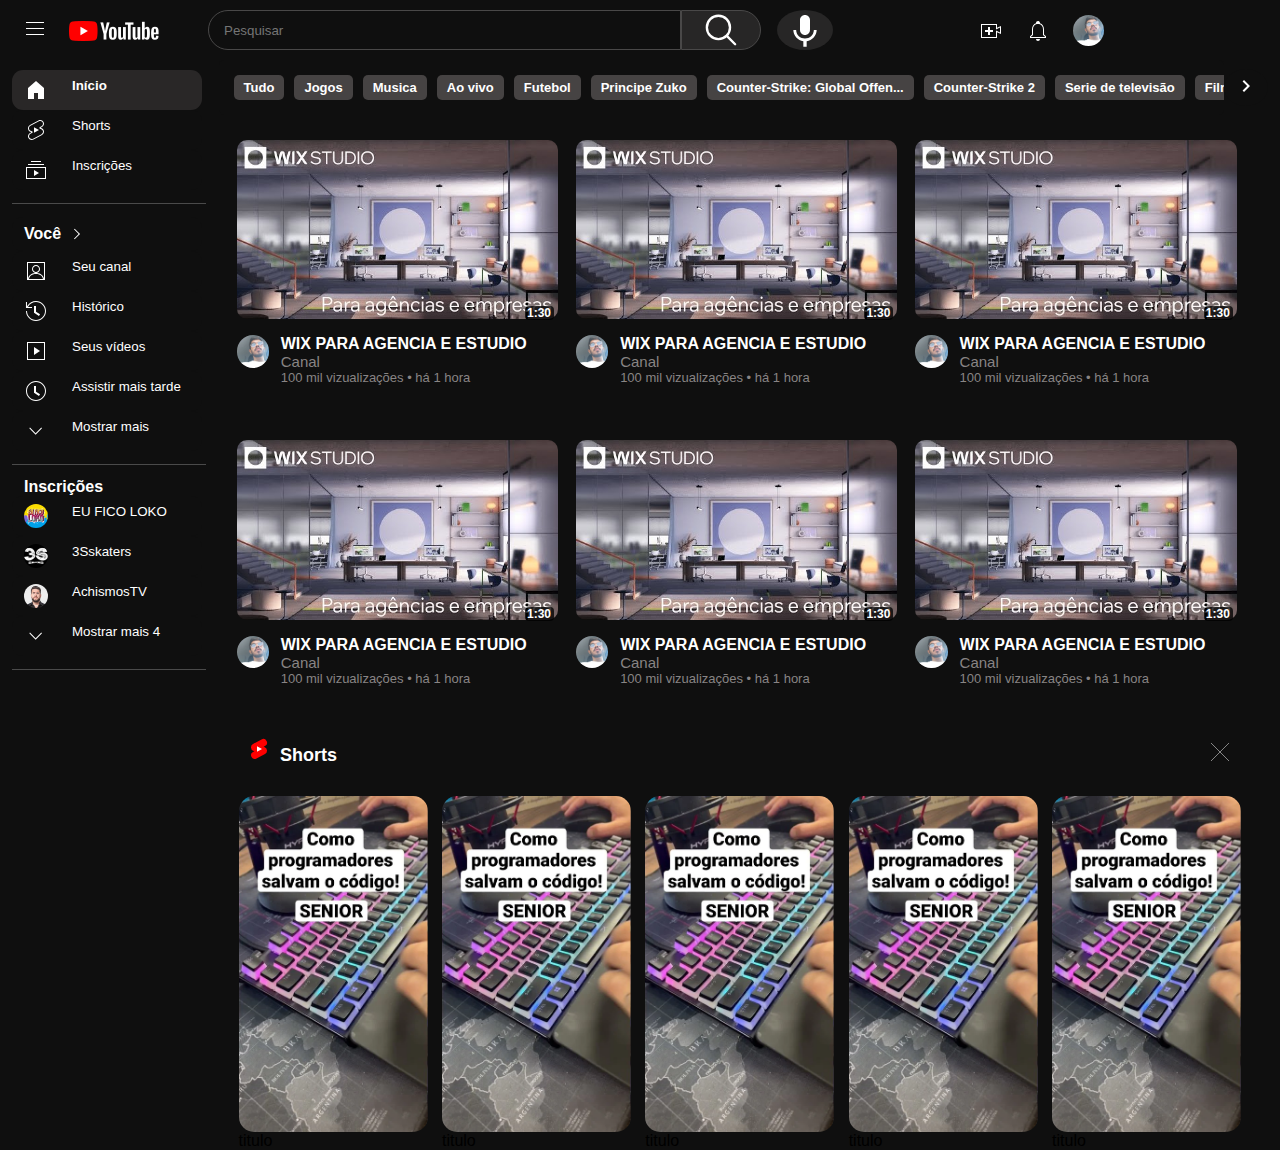
<file: index.html>
<!DOCTYPE html>
<html lang="pt-br">

<head>
    <meta charset="UTF-8">
    <meta name="viewport" content="width=device-width, initial-scale=1.0">
    <link rel="stylesheet" href="css/navbar.css">
    <link rel="stylesheet" href="css/feed.css">
    <link rel="stylesheet" href="css/body.css">
    <link rel="stylesheet" href="css/slideButtons.css">
    <script src="https://code.jquery.com/jquery-3.6.0.min.js"></script>
    <link href="https://cdn.jsdelivr.net/npm/bootstrap@5.0.2/dist/css/bootstrap.min.css" rel="stylesheet"
        integrity="sha384-EVSTQN3/azprG1Anm3QDgpJLIm9Nao0Yz1ztcQTwFspd3yD65VohhpuuCOmLASjC" crossorigin="anonymous">
    <script src="https://cdn.jsdelivr.net/npm/bootstrap@5.0.2/dist/js/bootstrap.bundle.min.js"
        integrity="sha384-MrcW6ZMFYlzcLA8Nl+NtUVF0sA7MsXsP1UyJoMp4YLEuNSfAP+JcXn/tWtIaxVXM"
        crossorigin="anonymous"></script>
    <title>YouTube</title>
</head>

<body>
    <nav class="nav">
        <div class="col">
            <div class="start">
                <button class="menu" onclick="mudarLayout()">
                    <img src="img/icons/menu.svg" alt="Menu icon">
                </button>
                <img style="margin-left: 10px;" src="img/icons/youtube.png" alt="">
            </div>
        </div>
        <div class="col-6">
            <form action="#">
                <div class='input'>
                    <input type="text" placeholder="Pesquisar" />
                    <img class="ionicon" width="55" src="img/icons/search.svg" alt="">
                    <img src="img/icons/mic.svg" class="mic" alt="">
                </div>

            </form>
        </div>
        <div class="aling-end">
            <div class="mini-navbar">
                <img src="img/icons/cam.svg" alt="">
                <img style="margin-left:23px; width: 24px; height: 100%;" src="img/icons/notification.svg" alt="">
                <img class="profile" src="img/profile.jpg" alt="">
            </div>
        </div>
    </nav>
    <div id="body" class="body">
        <div id="container-1" class="container-1">
            <div class="menu-principal">
                <div class="icons ">
                    <button class="active">
                        <img src="img/icons/inicio.svg"
                            style="background-color: rgba(255, 255, 255, 0); width: 24px; height: 100%;" alt="">
                        <span>Início</span>
                    </button>
                </div>
                <div class="icons ">
                    <button>
                        <img src="img/icons/shorts.svg"
                            style="background-color: rgba(255, 255, 255, 0);width: 24px; height: 100%;" alt="">
                        <span>Shorts</span>
                    </button>
                </div>
                <div class="icons ">
                    <button>
                        <img src="img/icons/inscrições.svg"
                            style="background-color: rgba(255, 255, 255, 0); width: 24px; height: 100%;" alt="">
                        <span>Inscrições</span>
                    </button>
                </div>
                <div class="divs">
                </div>
                <div class="icons ">
                    <button style="align-items: center;">
                        <span
                            style="font-weight: bold; font-size: 16px; margin: 0; background-color: rgba(255, 255, 255, 0);">Você</span>
                        <img src="img/icons/arrow.svg"
                            style="margin-left: 8px; background-color: rgba(255, 255, 255, 0); width: 16px; height: 16px"
                            alt="">
                    </button>
                </div>
                <div class="icons ">
                    <button>
                        <img src="img/icons/SeuCanal.svg"
                            style="background-color: rgba(255, 255, 255, 0); width: 24px; height: 100%;" alt="">
                        <span>Seu canal</span>
                    </button>
                </div>
                <div class="icons ">
                    <button>
                        <img src="img/icons/historico.svg"
                            style="background-color: rgba(255, 255, 255, 0); width: 24px; height: 100%;" alt="">
                        <span>Histórico</span>
                    </button>
                </div>
                <div class="icons ">
                    <button>
                        <img src="img/icons/seuVideo.svg"
                            style="background-color: rgba(255, 255, 255, 0); width: 24px; height: 100%;" alt="">
                        <span>Seus vídeos</span>
                    </button>
                </div>
                <div class="icons ">
                    <button>
                        <img src="img/icons/assistirMaisTarde.svg"
                            style="background-color: rgba(255, 255, 255, 0); width: 24px; height: 100%;" alt="">
                        <span>Assistir mais tarde</span>
                    </button>
                </div>
                <div class="icons ">
                    <button>
                        <img src="img/icons/arrowBotom.svg"
                            style="background-color: rgba(255, 255, 255, 0); width: 24px; height: 100%;" alt="">
                        <span>Mostrar mais</span>
                    </button>
                </div>
                <div class="divs">
                </div>
                <div class="tag-menu">
                    <span style="color: white; font-weight: bold; font-size: 16px; margin-left: 12px;">Inscrições</span>
                </div>
                <div class="icons ">
                    <button>
                        <img src="img/channels4_profile.jpg"
                            style="border-radius: 50%; background-color: rgba(255, 255, 255, 0); width: 24px; height: 100%;"
                            alt="">
                        <span>EU FICO LOKO</span>
                    </button>
                </div>
                <div class="icons ">
                    <button>
                        <img src="img/channels5_profile.jpg"
                            style="border-radius: 50%; background-color: rgba(255, 255, 255, 0); width: 24px; height: 100%;"
                            alt="">
                        <span>3Sskaters</span>
                    </button>
                </div>
                <div class="icons ">
                    <button>
                        <img src="img/channels6_profile.jpg"
                            style="border-radius: 50%; background-color: rgba(255, 255, 255, 0); width: 24px; height: 100%;"
                            alt="">
                        <span>AchismosTV</span>
                    </button>
                </div>
                <div class="icons ">
                    <button>
                        <img src="img/icons/arrowBotom.svg"
                            style="background-color: rgba(255, 255, 255, 0); width: 24px; height: 100%;" alt="">
                        <span>Mostrar mais 4</span>
                    </button>
                </div>
                <div class="divs">
                </div>
            </div>
        </div>
        <div id="container-optional" class="container-optional inv">optional</div>
        <div class="container-2">
            <div class="block">
                <div class="botoes-navegacao">
                    <button id="anterior" class="anterior inv" onclick="anterior()"><img src="img/icons/arrowLeft.svg"
                            alt=""></button>
                </div>
                <div id="slide" class="slide">
                    <button class="button">Tudo</button>
                    <button class="button">Jogos</button>
                    <button class="button">Musica</button>
                    <button class="button">Ao vivo</button>
                    <button class="button">Futebol</button>
                    <button class="button">Principe Zuko</button>
                    <button class="button">Counter-Strike: Global Offen...</button>
                    <button class="button">Counter-Strike 2</button>
                    <button class="button">Serie de televisão</button>
                    <button class="button">Filmes</button>
                    <button class="button ">Tudo</button>
                    <button class="button">Jogos</button>
                    <button class="button">Musica</button>
                    <button class="button">Ao vivo</button>
                    <button class="button">Futebol</button>
                    <button class="button">Principe Zuko</button>
                    <button class="button">Counter-Strike: Global Offen...</button>
                    <button class="button">Counter-Strike 2</button>
                    <button class="button">Serie de televisão</button>
                    <button class="button">Filmes</button>
                </div>
                <div class="botoes-navegacao">
                    <button id="proximo" class="proximo" onclick="proximo()"><img src="img/icons/arrowNext.svg"
                            alt=""></button>
                </div>
            </div>
            <div class="feed">
                <div class="videos" style="width: 31%;">
                    <div class="tumb">
                        <img src="img/tumb/0.jpg" width="100%" alt="">
                        <span>1:30</span>
                    </div>
                    <div class="descript">
                        <div class="logo">
                            <img src="img/profile.jpg" alt="">
                        </div>
                        <div class="info">
                            <span class="titulo">WIX PARA AGENCIA E ESTUDIO</span>
                            <span class="info-footer canal">Canal</span>
                            <span class="info-footer span">100 mil vizualizações • há 1 hora</span>
                        </div>
                    </div>
                </div>
                <div class="videos" style="width: 31%;">
                    <div class="tumb">
                        <img src="img/tumb/0.jpg" width="100%" alt="">
                        <span>1:30</span>
                    </div>
                    <div class="descript">
                        <div class="logo">
                            <img src="img/profile.jpg" alt="">
                        </div>
                        <div class="info">
                            <span class="titulo">WIX PARA AGENCIA E ESTUDIO</span>
                            <span class="info-footer canal">Canal</span>
                            <span class="info-footer span">100 mil vizualizações • há 1 hora</span>
                        </div>
                    </div>
                </div>
                <div class="videos" style="width: 31%;">
                    <div class="tumb">
                        <img src="img/tumb/0.jpg" width="100%" alt="">
                        <span>1:30</span>
                    </div>
                    <div class="descript">
                        <div class="logo">
                            <img src="img/profile.jpg" alt="">
                        </div>
                        <div class="info">
                            <span class="titulo">WIX PARA AGENCIA E ESTUDIO</span>
                            <span class="info-footer canal">Canal</span>
                            <span class="info-footer span">100 mil vizualizações • há 1 hora</span>
                        </div>
                    </div>
                </div>
                <div class="videos" style="width: 31%;">
                    <div class="tumb">
                        <img src="img/tumb/0.jpg" width="100%" alt="">
                        <span>1:30</span>
                    </div>
                    <div class="descript">
                        <div class="logo">
                            <img src="img/profile.jpg" alt="">
                        </div>
                        <div class="info">
                            <span class="titulo">WIX PARA AGENCIA E ESTUDIO</span>
                            <span class="info-footer canal">Canal</span>
                            <span class="info-footer span">100 mil vizualizações • há 1 hora</span>
                        </div>
                    </div>
                </div>
                <div class="videos" style="width: 31%;">
                    <div class="tumb">
                        <img src="img/tumb/0.jpg" width="100%" alt="">
                        <span>1:30</span>
                    </div>
                    <div class="descript">
                        <div class="logo">
                            <img src="img/profile.jpg" alt="">
                        </div>
                        <div class="info">
                            <span class="titulo">WIX PARA AGENCIA E ESTUDIO</span>
                            <span class="info-footer canal">Canal</span>
                            <span class="info-footer span">100 mil vizualizações • há 1 hora</span>
                        </div>
                    </div>
                </div>
                <div class="videos" style="width: 31%;">
                    <div class="tumb">
                        <img src="img/tumb/0.jpg" width="100%" alt="">
                        <span>1:30</span>
                    </div>
                    <div class="descript">
                        <div class="logo">
                            <img src="img/profile.jpg" alt="">
                        </div>
                        <div class="info">
                            <span class="titulo">WIX PARA AGENCIA E ESTUDIO</span>
                            <span class="info-footer canal">Canal</span>
                            <span class="info-footer span">100 mil vizualizações • há 1 hora</span>
                        </div>
                    </div>
                </div>
                <div id="shorts" class="shorts">
                    <div class="titulo-shorts">
                        <div>
                            <img src="img/icons/shots.svg" alt="">
                            <span>Shorts</span>
                        </div>
                        <img onclick="closeShorts()" style="margin-right: 25px;" src="img/icons/close.svg" alt="">
                    </div>

                    <div class="video-shorts">
                        <div class="tumb-video">
                            <img src="img/tumb-shorts/hq720_2.webp" alt="">
                            <span>titulo</span>
                        </div>
                        <div class="tumb-video">
                            <img src="img/tumb-shorts/hq720_2.webp" alt="">
                            <span>titulo</span>
                        </div>
                        <div class="tumb-video">
                            <img src="img/tumb-shorts/hq720_2.webp" alt="">
                            <span>titulo</span>
                        </div>
                        <div class="tumb-video">
                            <img src="img/tumb-shorts/hq720_2.webp" alt="">
                            <span>titulo</span>
                        </div>
                        <div class="tumb-video">
                            <img src="img/tumb-shorts/hq720_2.webp" alt="">
                            <span>titulo</span>
                        </div>
                    </div>


                </div>
            </div>
        </div>
    </div>
</body>

<script>
    function mudarLayout() {
        const body = $("#body");
        let bodyOptional = body.attr("class");
        const container = $("#container-1")
        const containerOptional = $("#container-optional")

        if (bodyOptional === "body") {
            body.removeClass("body");
            body.addClass("bodyOptional");
            containerOptional.removeClass("inv");
            container.addClass("inv")
        } else {
            body.removeClass("bodyOptional");
            body.addClass("body");
            container.removeClass("inv");
            containerOptional.addClass("inv")
        }

    }

    var slide = $('.slide');
    var scrollWidth = slide[0].scrollWidth;
    var outerWidth = slide.outerWidth();
    var scrollLeft = slide.scrollLeft();
    function proximo() {
        $('#anterior').removeClass('inv');
        scrollLeft = scrollLeft + 300
        slide.animate({ scrollLeft: scrollLeft + 300 }, 'slow', function () {
            console.log(scrollLeft)
            if (scrollLeft === 1200) {
                $('#proximo').hide();
                scrollLeft = 1200
            }
        });
    }
    function anterior() {
        $('#proximo').show();
        scrollLeft = scrollLeft - 300
        slide.animate({ scrollLeft: scrollLeft - 300 }, 'slow', function () {
            console.log(scrollLeft)
            if (scrollLeft === 300 || scrollLeft === 0) {
                $('#anterior').addClass('inv');
                scrollLeft = 0
            }
        });
    }

    function closeShorts() {
        $("#shorts").addClass("inv")
    }
</script>

</html>
</file>
<file: css/navbar.css>
*{
    background-color: #0F0F0F;
    font-family: Roboto, Arial, sans-serif;
}
.svg-color{
    fill: white;
}
.col {
    background-color: #0F0F0F;
    float: left; 
}
.nav {
    z-index: 2;
    position: fixed;
    top: 0;
    left: 0;
    display: grid;
    width: 100%; 
    background-color: #0F0F0F;
    margin: 0; 
    padding-top: 10px;
    padding-bottom: 10px;
    grid-template-columns: 15% 50% 25%;
    grid-gap: 1px;
}
body {
    width: 100%;
    margin: 0; 
    padding: 0;
}
.start{
    margin-left: 15px;
}

.input{
    display: flex;
    width: 100%;
    height: 40px;
}
.input input{
    margin-left: 15px;
    width: 80%;
    background-color: #0F0F0F;
    border-top-left-radius: 20px;
    border-bottom-left-radius: 20px;
    padding: 5px;
    border: solid 0.05em rgb(73, 72, 72);
    color: white;
    padding-left: 15px;
    z-index: 1;
}
.ionicon{
    padding-left: 15px;
    background-color: #272626;
    padding-right: 15px;
    border-top-right-radius: 20px;
    border-bottom-right-radius: 20px;
    border: solid 0.05em rgb(73, 72, 72);
}
.mic{
    width: 40px;
    margin-left: 16px;
    border-radius: 100%;
    padding-right: 8px;
    padding-left: 8px;
    background-color: #272626;
}
.mini-navbar{
    color: white;
}
.aling-end{

    flex: 1 0 0%;
    
}
.mini-navbar{
    display: flex;
    justify-content: flex-end;
    align-items: center;
    padding-top: 5px;
}
.profile{
    width: 31px;
    margin-left: 23px;
    margin-right: 50px;
    border-radius: 50%;
}

.menu:hover{
    background-color:  #292727;
    border-radius: 50%;
}
.menu{
    padding-top: 7px;
    padding-bottom: 7px;
    padding-left: 8px;
    padding-right: 8px;
    border: none;
    background-color: none;
}
.menu svg{
    background-color: rgba(255, 255, 255, 0);
}
</file>
<file: css/feed.css>
.feed {
    display: flex;
    flex-wrap: wrap;
    margin-top: 25px;
}

.logo {
    width: 10%;
}

.videos {
    box-sizing: border-box;
    margin-left: 18px;
    margin-top: 55px;
}

.tumb {
    position: relative;
}

.tumb img {
    border-radius: 10px;
}

.tumb span {
    border-radius: 4px;
    position: absolute;
    bottom: 0;
    right: 0;
    color: white;
    font-weight: bold;
    font-size: 12px;
    background-color: rgba(0, 0, 0, 0.767);
    margin-bottom: 3px;
    margin-right: 4px;
    padding-left: 2px;
    padding-right: 3px;
}

.logo img {
    width: 100%;
    border-radius: 50%;
}

.descript {
    display: flex;
    margin-top: 12px;
}

.info span {
    display: block;
    padding-left: 12px;

}

.titulo {
    color: white;
    font-weight: bold;
}

.info-footer {
    color: rgb(136, 132, 132);
    font-size: 15px;
}

.canal {
    color: rgb(136, 132, 132);
    font-size: 15px;
}

.canal:hover {
    color: white;
    cursor: pointer;
}

.span {
    font-size: 13px;
}

.shorts {
    width: 100%;
    display: block;
    margin-top: 50px;
}

.titulo-shorts {
    color: white;
    width: 100%;
    align-items: center;
    display: flex;
    font-weight: bold;
    justify-content: space-between;
}

.titulo-shorts span {
    margin-right: 35px;
    font-size: 18px;
}

.titulo-shorts div {
    padding-left: 28px;
}

.titulo-shorts div span {
    margin-left: 5px;
}

.video-shorts {
    display: flex;
    margin-left: 20px;
    margin-top: 28px;
}

.tumb-video img {
    width: 93%;
    border-radius: 15px;
}

.tumb-video {
    margin: 0;
    display: flex;
    flex-direction: column;

}
</file>
<file: css/body.css>
.body {
    display: grid;
    grid-template-columns: 17% 81%;
    grid-gap: 1px; 
}
.bodyOptional{
    display: grid;
    grid-template-columns: 4.5% 95%;
    grid-gap: 1px; 
}

.container-2 {
    background-color: #ddd;
    margin-top: 60px;
}
.container-1{
    padding-left: 12px;
    padding-right: 12px;
    margin-top: 70px;
}
.inv{
    display: none;
}
.icons{
    display: flex;
    color: white;
    font-size: 14px;
    text-decoration: solid;
    align-items: center;
}
.icons button{
    width: 98%;
    display: flex;
    border: none;
    color: white;
    padding-left: 12px;
    padding-right: 12px;
    padding-top: 8px;
    padding-bottom: 8px;
    border-radius: 11px;
}
.icons button:hover{
    background-color: #292727;
}
.active{
    background-color: #292727;
    font-weight: bold;
}
.icons span{
    margin-left: 24px;
    background-color: rgba(255, 255, 255, 0);
}
.menu-principal{
    display: block;
}
.divs{
    margin-top: 13px;
    border-bottom: solid 1px rgba(255, 255, 255, 0.247);
    margin-bottom: 13px;
}
.container-2{
    background-color: rgba(255, 255, 255, 0);
}
</file>
<file: css/slideButtons.css>
.slide {
    
    width: 100%; 
    margin: 0 auto;
    padding: 10px;
    border-radius: 5px;
    overflow-x: hidden;
    white-space: nowrap;
    display: flex;
    align-items: center; 
}

.button {
    z-index: 0;
    padding: 5px 10px;
    border: none;
    border-radius: 5px;
    cursor: pointer;
    margin: 5px;
    background-color: #464343;
    color: white;
    font-size: 13px;
    font-weight: bold;
}


.botoes-navegacao {
    text-align: center;
}

.botoes-navegacao button {
    padding: 5px 10px;
    border-radius: 5px;
    cursor: pointer;
    border: none;
    border-radius: 50%;
}

.botoes-navegacao button:hover {
    background-color: #474646;
}
.botoes-navegacao button:hover img{
    background-color: #474646;
}
.block{
    position: fixed;
    z-index: 2;
    display: flex;
    align-items: center;
    width: 82%; 

}
</file>
